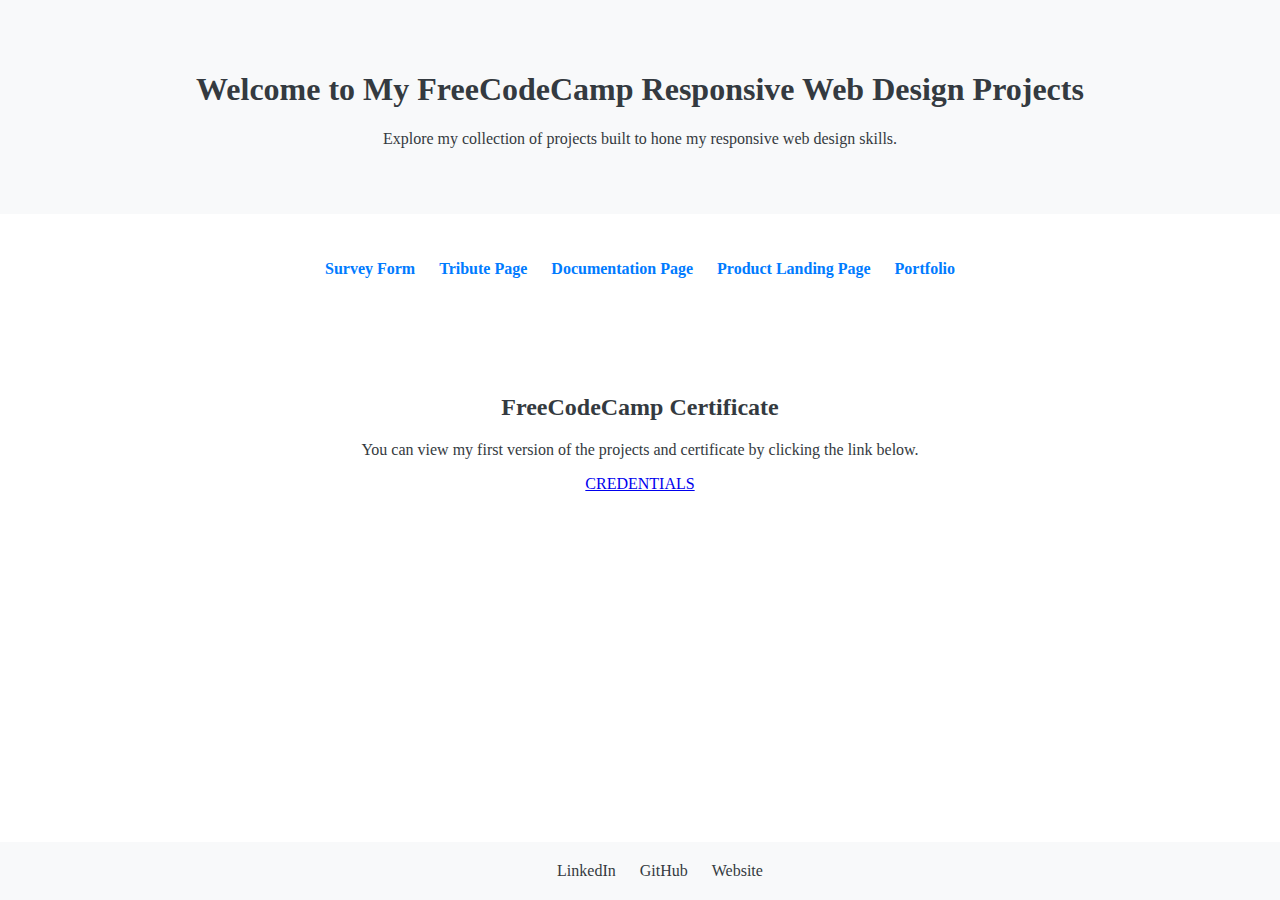
<file: index.html>
<!DOCTYPE html>
<html lang="en">

<head>
    <meta charset="UTF-8">
    <meta name="viewport" content="width=device-width, initial-scale=1.0">
    <title>FreeCodeCamp Responsive Web Design Projects</title>
    <link rel="stylesheet" href="css/styles.css">
</head>

<body>
    <header class="hero">
        <h1>Welcome to My FreeCodeCamp Responsive Web Design Projects</h1>
        <p>Explore my collection of projects built to hone my responsive web design skills.</p>
    </header>
    <nav class="projects">
        <ul>
            <li><a href="survey-form.html">Survey Form</a></li>
            <li><a href="tribute.html">Tribute Page</a></li>
            <li><a href="documentation.html">Documentation Page</a></li>
            <li><a href="product-landing.html">Product Landing Page</a></li>
            <li><a href="portfolio.html">Portfolio</a></li>
        </ul>
    </nav>
    <section class="certificate">
        <h2>FreeCodeCamp Certificate</h2>
        <p>You can view my first version of the projects and certificate by clicking the link below.</p>
        <a href="https://www.freecodecamp.org/certification/o_0gandhi/responsive-web-design" target="_blank">
            <!-- <img src="your_certificate_image_url" alt="FreeCodeCamp Certificate"> -->
            CREDENTIALS
            
        </a>
    </section>
    <footer>
        <div class="social-links">
            <a href="https://www.linkedin.com/in/mustafa-gandhi/" target="_blank">LinkedIn</a>
            <a href="https://github.com/mustafagandhi?tab=repositories" target="_blank">GitHub</a>
            <a href="https://www.mustafagandhi.com/" target="_blank">Website</a>
        </div>
    </footer>
</body>

</html>
</file>
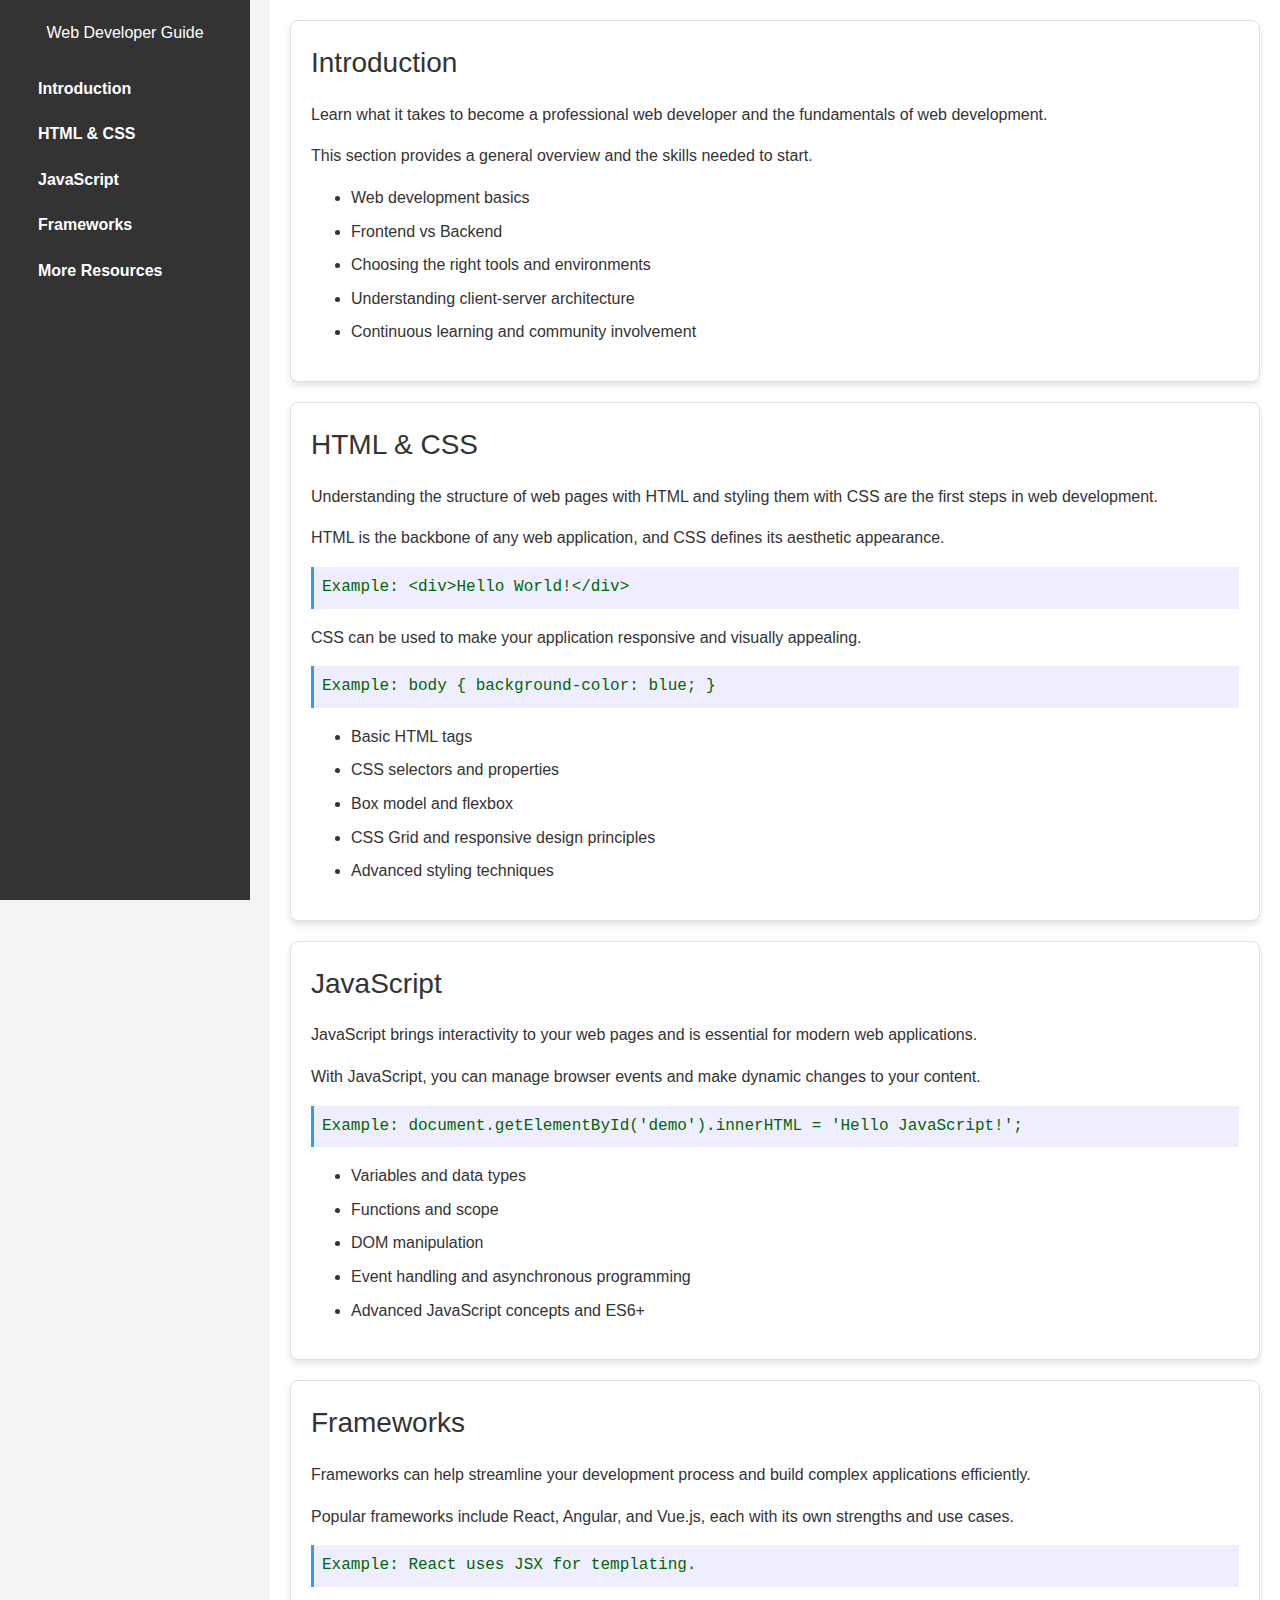
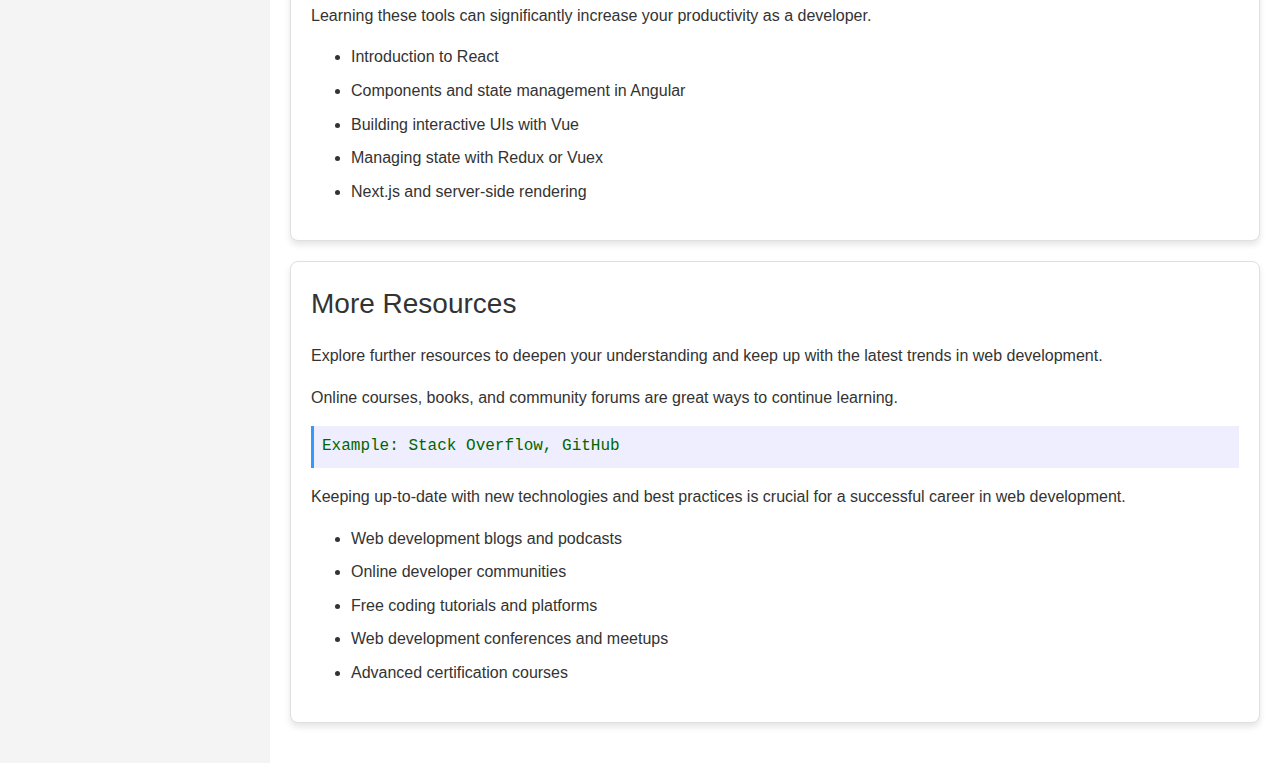
<file: documentation.html>
<!DOCTYPE html>
<html lang="en">

<head>
    <meta charset="utf-8">
    <meta name="viewport" content="width=device-width, initial-scale=1.0">
    <title>Become a Web Developer</title>
    <link rel="stylesheet" href="css/documentation.css">
</head>

<body>
    <nav id="navbar">
        <header>Web Developer Guide</header>
        <a class="nav-link" href="#Introduction">Introduction</a>
        <a class="nav-link" href="#HTML_&_CSS">HTML & CSS</a>
        <a class="nav-link" href="#JavaScript">JavaScript</a>
        <a class="nav-link" href="#Frameworks">Frameworks</a>
        <a class="nav-link" href="#More_Resources">More Resources</a>
    </nav>
    <main id="main-doc">
        <section class="main-section" id="Introduction">
            <header>Introduction</header>
            <p>Learn what it takes to become a professional web developer and the fundamentals of web development.</p>
            <p>This section provides a general overview and the skills needed to start.</p>
            <ul>
                <li>Web development basics</li>
                <li>Frontend vs Backend</li>
                <li>Choosing the right tools and environments</li>
                <li>Understanding client-server architecture</li>
                <li>Continuous learning and community involvement</li>
            </ul>
        </section>
        <section class="main-section" id="HTML_&_CSS">
            <header>HTML & CSS</header>
            <p>Understanding the structure of web pages with HTML and styling them with CSS are the first steps in web
                development.</p>
            <p>HTML is the backbone of any web application, and CSS defines its aesthetic appearance.</p>
            <code>Example: &lt;div&gt;Hello World!&lt;/div&gt;</code>
            <p>CSS can be used to make your application responsive and visually appealing.</p>
            <code>Example: body { background-color: blue; }</code>
            <ul>
                <li>Basic HTML tags</li>
                <li>CSS selectors and properties</li>
                <li>Box model and flexbox</li>
                <li>CSS Grid and responsive design principles</li>
                <li>Advanced styling techniques</li>
            </ul>
        </section>
        <section class="main-section" id="JavaScript">
            <header>JavaScript</header>
            <p>JavaScript brings interactivity to your web pages and is essential for modern web applications.</p>
            <p>With JavaScript, you can manage browser events and make dynamic changes to your content.</p>
            <code>Example: document.getElementById('demo').innerHTML = 'Hello JavaScript!';</code>
            <ul>
                <li>Variables and data types</li>
                <li>Functions and scope</li>
                <li>DOM manipulation</li>
                <li>Event handling and asynchronous programming</li>
                <li>Advanced JavaScript concepts and ES6+</li>
            </ul>
        </section>
        <section class="main-section" id="Frameworks">
            <header>Frameworks</header>
            <p>Frameworks can help streamline your development process and build complex applications efficiently.</p>
            <p>Popular frameworks include React, Angular, and Vue.js, each with its own strengths and use cases.</p>
            <code>Example: React uses JSX for templating.</code>
            <p>Learning these tools can significantly increase your productivity as a developer.</p>
            <ul>
                <li>Introduction to React</li>
                <li>Components and state management in Angular</li>
                <li>Building interactive UIs with Vue</li>
                <li>Managing state with Redux or Vuex</li>
                <li>Next.js and server-side rendering</li>
            </ul>
        </section>
        <section class="main-section" id="More_Resources">
            <header>More Resources</header>
            <p>Explore further resources to deepen your understanding and keep up with the latest trends in web
                development.</p>
            <p>Online courses, books, and community forums are great ways to continue learning.</p>
            <code>Example: Stack Overflow, GitHub</code>
            <p>Keeping up-to-date with new technologies and best practices is crucial for a successful career in web
                development.</p>
            <ul>
                <li>Web development blogs and podcasts</li>
                <li>Online developer communities</li>
                <li>Free coding tutorials and platforms</li>
                <li>Web development conferences and meetups</li>
                <li>Advanced certification courses</li>
            </ul>
        </section>
    </main>
</body>

</html>
</file>
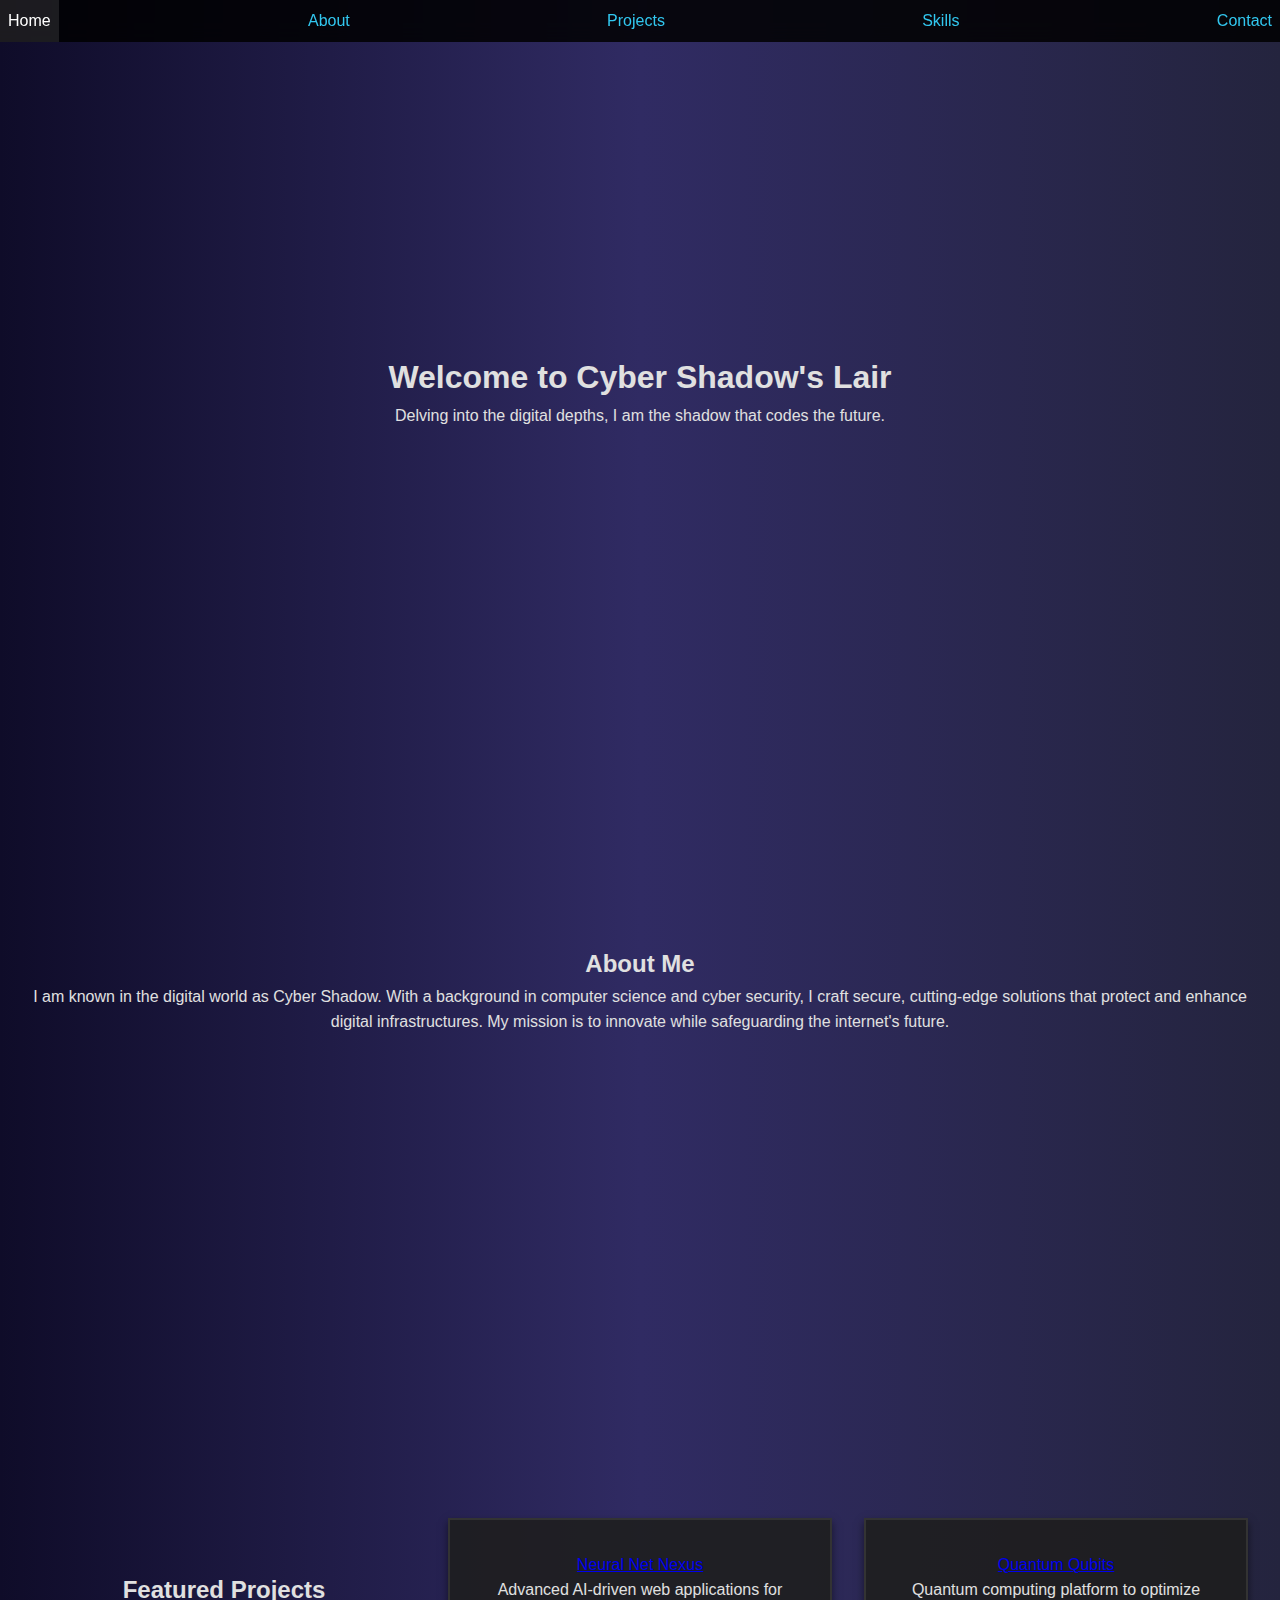
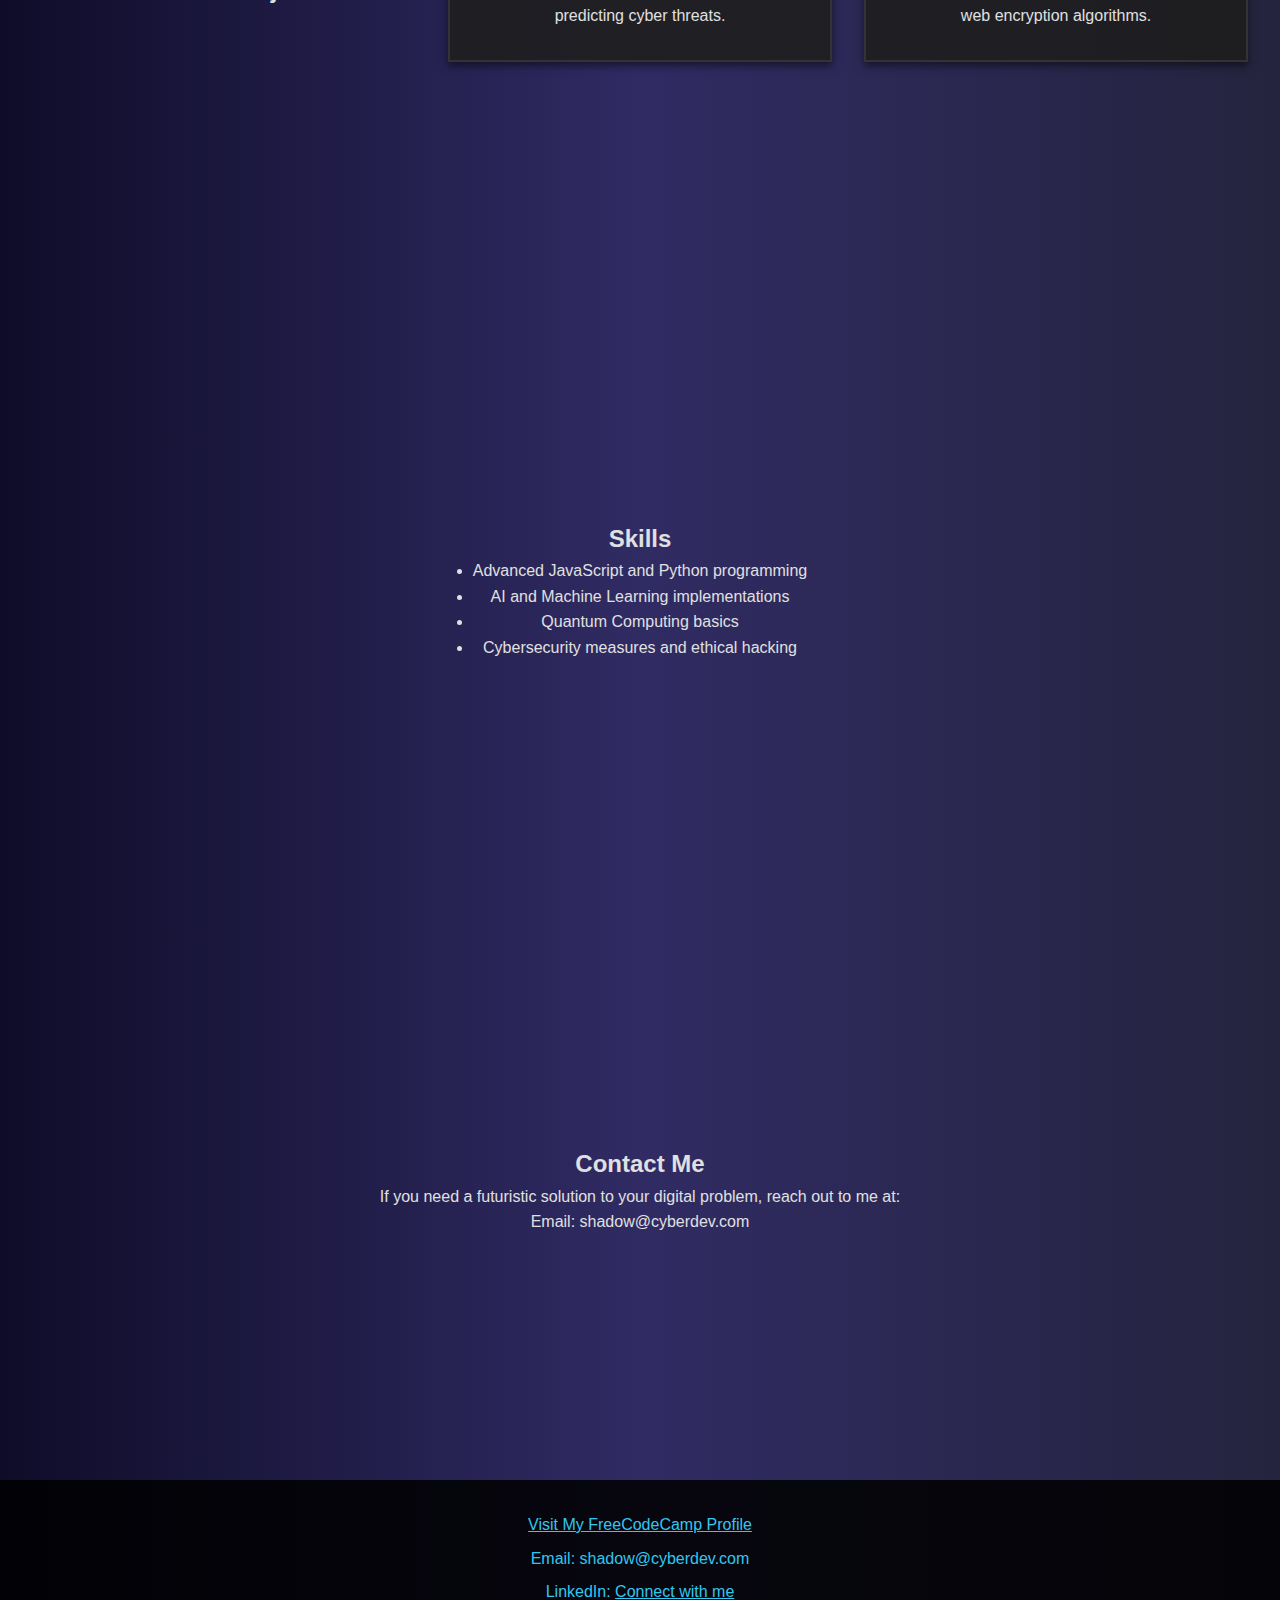
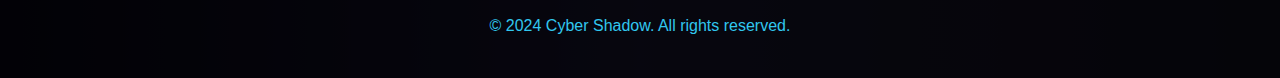
<file: portfolio.html>
<!DOCTYPE html>
<html lang="en">
<head>
    <meta charset="UTF-8">
    <meta name="viewport" content="width=device-width, initial-scale=1.0">
    <meta name="description" content="Portfolio of Cyber Shadow, a Sci-Fi Vigilante Web Developer specializing in futuristic web solutions.">
    <meta name="keywords" content="Cyber Shadow, web developer, sci-fi, coding, programming, developer portfolio">
    <link rel="stylesheet" href="css/portfolio.css">
    <title>Cyber Shadow - Portfolio</title>
</head>
<body>
    <header>
        <nav id="navbar">
            <a href="#welcome-section">Home</a>
            <a href="#about">About</a>
            <a href="#projects">Projects</a>
            <a href="#skills">Skills</a>
            <a href="#contact">Contact</a>
        </nav>
    </header>

    <section id="welcome-section">
        <h1>Welcome to Cyber Shadow's Lair</h1>
        <p>Delving into the digital depths, I am the shadow that codes the future.</p>
    </section>

    <section id="about">
        <h2>About Me</h2>
        <p>I am known in the digital world as Cyber Shadow. With a background in computer science and cyber security, I craft secure, cutting-edge solutions that protect and enhance digital infrastructures. My mission is to innovate while safeguarding the internet's future.</p>
    </section>

    <section id="projects">
        <h2>Featured Projects</h2>
        <div class="project-tile">
            <a href="https://www.freecodecamp.org/cyber-shadow/project1" target="_blank">Neural Net Nexus</a>
            <p>Advanced AI-driven web applications for predicting cyber threats.</p>
        </div>
        <div class="project-tile">
            <a href="https://www.freecodecamp.org/cyber-shadow/project2" target="_blank">Quantum Qubits</a>
            <p>Quantum computing platform to optimize web encryption algorithms.</p>
        </div>
    </section>

    <section id="skills">
        <h2>Skills</h2>
        <ul>
            <li>Advanced JavaScript and Python programming</li>
            <li>AI and Machine Learning implementations</li>
            <li>Quantum Computing basics</li>
            <li>Cybersecurity measures and ethical hacking</li>
        </ul>
    </section>

    <section id="contact">
        <h2>Contact Me</h2>
        <p>If you need a futuristic solution to your digital problem, reach out to me at:</p>
        <p>Email: shadow@cyberdev.com</p>
    </section>

    <footer>
        <a id="profile-link" href="https://www.freecodecamp.org/cyber-shadow" target="_blank">Visit My FreeCodeCamp Profile</a>
        <p>Email: shadow@cyberdev.com</p>
        <p>LinkedIn: <a href="https://linkedin.com/in/cybershadow">Connect with me</a></p>
        <p>&copy; 2024 Cyber Shadow. All rights reserved.</p>
    </footer>
</body>
</html>
</file>
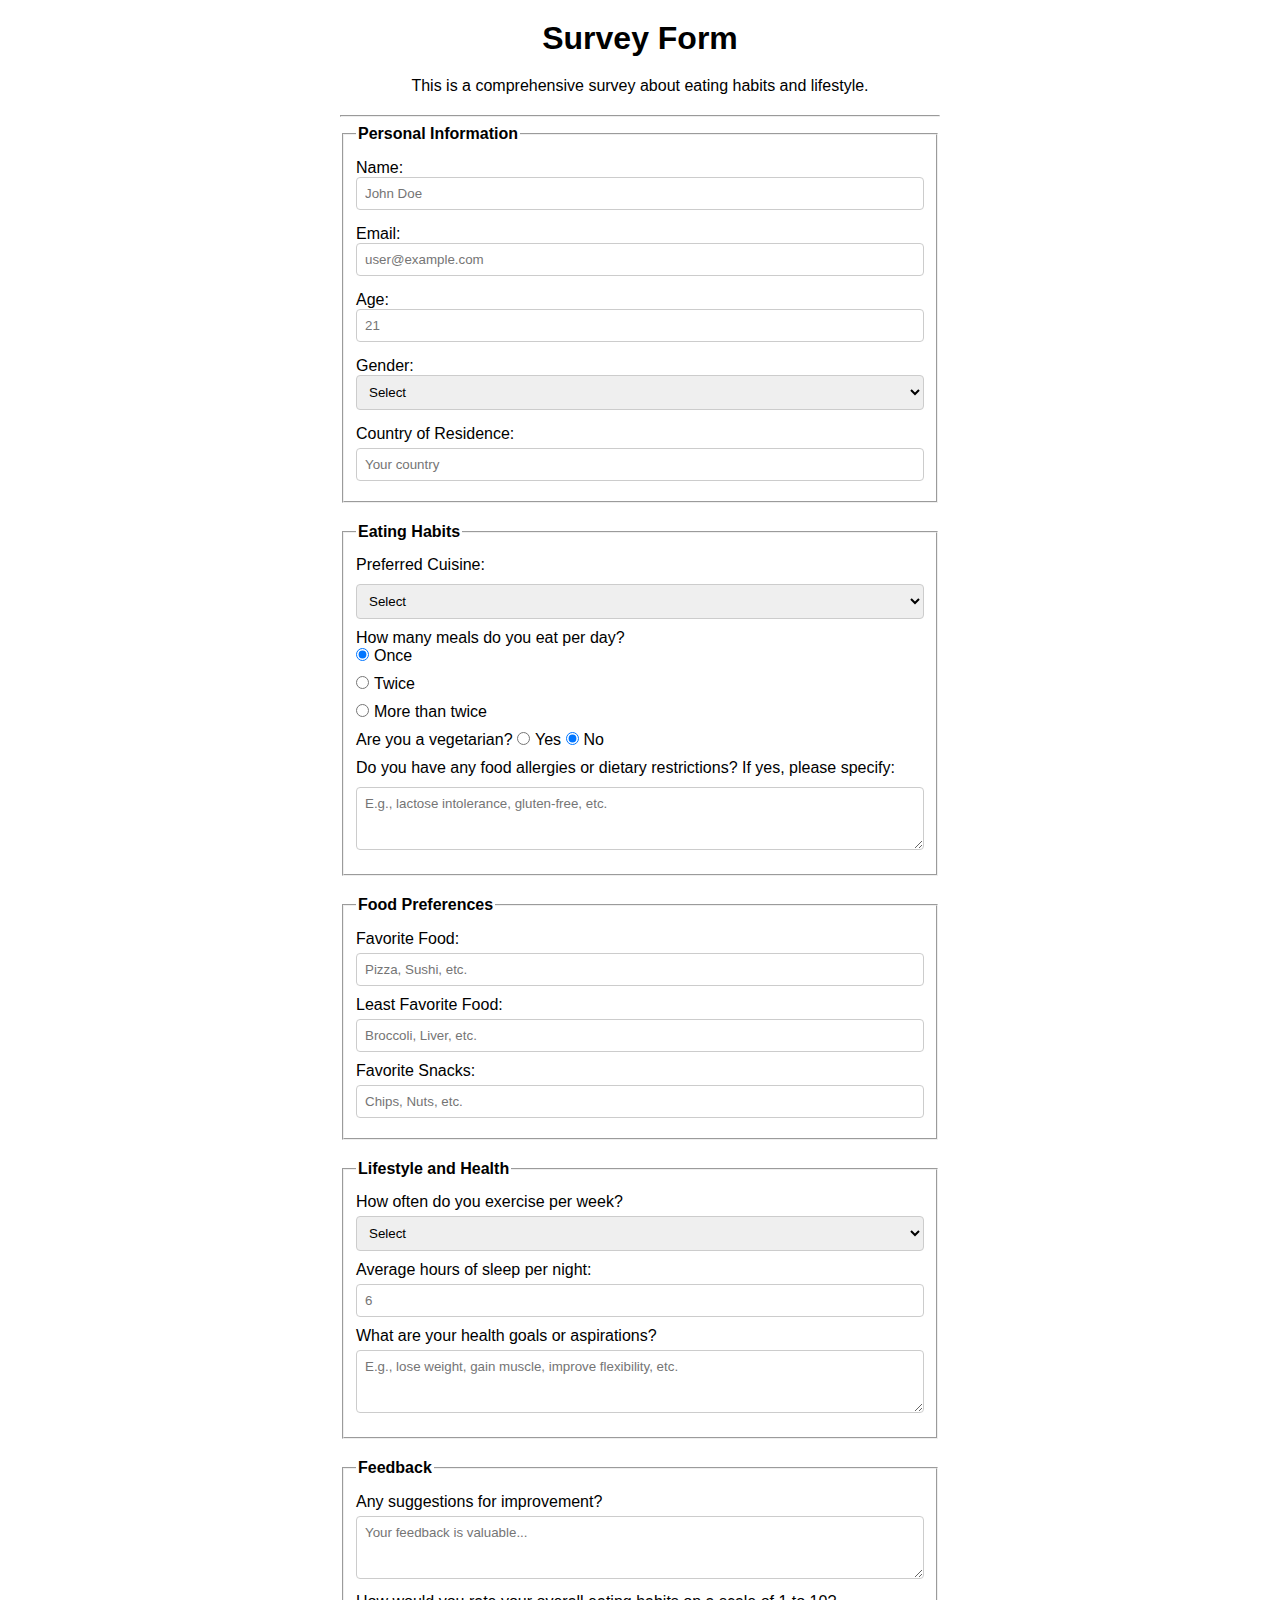
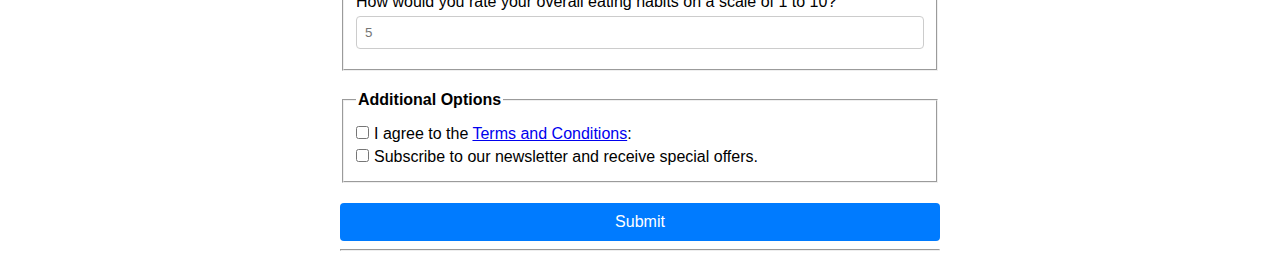
<file: survey-form.html>
<!DOCTYPE html>
<html lang="en">

<head>
    <meta charset="utf-8">
    <meta name="viewport" content="width=device-width, initial-scale=1.0">
    <title>Survey Form</title>
    <link rel="stylesheet" href="css/survey-form.css">
</head>

<body>
    <!-- Title -->
    <h1 id="title">Survey Form</h1>
    <!-- Description -->
    <p id="description">This is a comprehensive survey about eating habits and lifestyle.</p>
    <hr>
    <!-- Main Survey Form -->
    <form id="survey-form">
        <!-- Section 1: Personal Information -->
        <fieldset>
            <legend>Personal Information</legend>
            <label for="name" id="name-label">Name: <input id="name" type="text" name="name" placeholder="John Doe"
                    required></label>
            <label for="email" id="email-label">Email: <input id="email" type="email" name="email"
                    placeholder="user@example.com" required></label>
            <label for="number" id="number-label">Age: <input id="number" type="number" name="number" min="13" max="120"
                    placeholder="21" required></label>
            <label for="gender">Gender:
                <select name="gender" id="gender" required>
                    <option value="">Select</option>
                    <option value="male">Male</option>
                    <option value="female">Female</option>
                    <option value="other">Other</option>
                </select>
            </label>
            <label for="country">Country of Residence:</label>
            <input type="text" id="country" name="country" placeholder="Your country" required>
        </fieldset>
        <!-- END -->
        <!-- Section 2: Eating Habits -->
        <fieldset>
            <legend>Eating Habits</legend>
            <label for="dropdown">Preferred Cuisine:</label>
            <select name="dropdown" id="dropdown" required>
                <option value="">Select</option>
                <option value="1">Indian</option>
                <option value="2">American</option>
                <option value="3">French</option>
                <option value="4">Chinese</option>
                <option value="5">Italian</option>
                <option value="6">Mexican</option>
                <option value="7">Japanese</option>
                <option value="8">Other</option>
            </select>
            <label>How many meals do you eat per day?
                <label for="once"><input id="once" value="once" type="radio" name="meals" checked>Once</label>
                <label for="twice"><input id="twice" value="twice" type="radio" name="meals">Twice</label>
                <label for="more"><input id="more" value="more" type="radio" name="meals">More than twice</label>
            </label>
            <label for="vegetarian">Are you a vegetarian?
                <input type="radio" id="vegetarian" name="vegetarian" value="vegetarian">Yes
                <input type="radio" id="not-vegetarian" name="vegetarian" value="not-vegetarian" checked>No
            </label>
            <label for="food-allergies">Do you have any food allergies or dietary restrictions? If yes, please
                specify:</label>
            <textarea id="food-allergies" name="food-allergies" rows="3" cols="24"
                placeholder="E.g., lactose intolerance, gluten-free, etc."></textarea>
        </fieldset>
        <!-- END -->
        <!-- Section 3: Food Preferences -->
        <fieldset>
            <legend>Food Preferences</legend>
            <label for="fav-food">Favorite Food:</label>
            <input type="text" id="fav-food" name="fav-food" placeholder="Pizza, Sushi, etc.">
            <label for="least-fav-food">Least Favorite Food:</label>
            <input type="text" id="least-fav-food" name="least-fav-food" placeholder="Broccoli, Liver, etc.">
            <label for="snacks">Favorite Snacks:</label>
            <input type="text" id="snacks" name="snacks" placeholder="Chips, Nuts, etc.">
        </fieldset>
        <!-- END -->
        <!-- Section 4: Lifestyle and Health -->
        <fieldset>
            <legend>Lifestyle and Health</legend>
            <label for="exercise-frequency">How often do you exercise per week?</label>
            <select name="exercise-frequency" id="exercise-frequency" required>
                <option value="">Select</option>
                <option value="rarely">Rarely or Never</option>
                <option value="1-2">1-2 times per week</option>
                <option value="3-5">3-5 times per week</option>
                <option value="daily">Daily</option>
            </select>
            <label for="sleep-hours">Average hours of sleep per night:</label>
            <input type="number" id="sleep-hours" name="sleep-hours" min="1" max="24" placeholder="6">
            <label for="health-goals">What are your health goals or aspirations?</label>
            <textarea id="health-goals" name="health-goals" rows="3" cols="24"
                placeholder="E.g., lose weight, gain muscle, improve flexibility, etc."></textarea>
        </fieldset>
        <!-- END -->
        <!-- Section 5: Feedback -->
        <fieldset>
            <legend>Feedback</legend>
            <label for="suggestions">Any suggestions for improvement?</label>
            <textarea id="suggestions" name="suggestions" rows="3" cols="24"
                placeholder="Your feedback is valuable..."></textarea>
            <label for="rating">How would you rate your overall eating habits on a scale of 1 to 10?</label>
            <input type="number" id="rating" name="rating" min="1" max="10" placeholder="5">
        </fieldset>
        <!-- END -->
        <!-- Section 6: Additional Options -->
        <fieldset>
            <legend>Additional Options</legend>
            <label for="terms"><input type="checkbox" id="terms" name="terms" value="terms">I agree to the <a
                    href="#">Terms and Conditions</a>:</label>
            <label for="newsletter"><input type="checkbox" id="newsletter" name="newsletter"
                    value="newsletter">Subscribe to our newsletter and receive special offers.</label>
        </fieldset>
        <!-- END -->
        <!-- Submit -->
        <input id="submit" type="submit" value="Submit">
    </form>
    <!-- END -->
    <hr>
</body>

</html>
</file>
<file: css/styles.css>
body, html {
    margin: 0;
    padding: 0;
    height: 100%;
}

.hero {
    text-align: center;
    padding: 50px;
    background-color: #f8f9fa;
    color: #343a40;
}

.projects {
    text-align: center;
    padding: 20px;
}

.projects ul {
    list-style: none;
    padding: 0;
}

.projects li {
    display: inline-block;
    margin: 10px;
}

.projects a {
    text-decoration: none;
    color: #007bff;
    font-weight: bold;
}

footer {
    position: fixed;
    bottom: 0;
    width: 100%;
    background-color: #f8f9fa;
    padding: 20px;
    text-align: center;
}

.social-links a {
    color: #343a40;
    margin: 0 10px;
    text-decoration: none;
}

.social-links a:hover {
    color: #007bff;
}

.certificate {
    text-align: center;
    padding: 50px;
}

.certificate h2 {
    color: #343a40;
}

.certificate p {
    color: #343a40;
}

.certificate img {
    max-width: 100%;
    height: auto;
}
</file>
<file: css/documentation.css>
/* General body styling */
body {
    font-family: 'Arial', sans-serif;
    line-height: 1.6;
    color: #333;
    background-color: #f4f4f4;
    padding: 0;
    margin: 0;
}

/* Navbar styles */
#navbar {
    position: fixed;
    left: 0;
    top: 0;
    width: 250px;
    height: 100%;
    overflow: auto;
    background-color: #333;
    padding: 20px;
    box-sizing: border-box; 
}

#navbar header {
    color: white;
    text-align: center;
    margin-bottom: 20px;
}

.nav-link {
    display: block;
    color: white;
    padding: 10px 15px;
    text-decoration: none;
    font-weight: bold;
    border-left: 3px solid transparent; 
}

.nav-link:hover,
.nav-link:focus {
    background-color: #555;
    border-left: 3px solid #00b4d8;
}

/* Main content styles */
#main-doc {
    margin-left: 270px; 
    padding: 20px;
    background-color: #ffffff;
    min-height: 100vh; 
    box-sizing: border-box;
}

.main-section {
    background: #fff;
    padding: 20px;
    margin: 0 0 20px 0;
    border: 1px solid #e0e0e0;
    border-radius: 8px;
    box-shadow: 0 4px 6px rgba(0,0,0,0.1);
}

.main-section header {
    font-size: 28px;
    color: #333;
    margin-bottom: 10px;
}

/* Styling for lists within sections */
ol, ul {
    margin-left: 20px;
    padding-left: 20px;
}

li {
    margin-bottom: 8px;
}

/* Code element styling */
code {
    display: block;
    padding: 8px;
    margin-top: 5px;
    background-color: #eef;
    border-left: 3px solid #3399ff;
    font-family: 'Courier New', monospace;
    color: #006600;
    overflow-x: auto; /* Makes code scrollable horizontally */
}

/* Media queries for responsiveness */
@media (max-width: 992px) {
    #navbar {
        width: 100%;
        height: auto;
        position: relative;
        display: block;
    }
    #main-doc {
        margin-left: 10px;
        margin-right: 10px;
    }
}

@media (max-width: 600px) {
    .nav-link {
        padding: 8px;
    }
}
</file>
<file: css/portfolio.css>
* {
    margin: 0;
    padding: 0;
    box-sizing: border-box;
}

body {
    font-family: 'Arial', sans-serif;
    background: linear-gradient(to right, #0f0c29, #302b63, #24243e);
    color: #E0E0E0;
    line-height: 1.6;
    padding-top: 60px;
}

header {
    background: rgba(0, 0, 0, 0.85);
    backdrop-filter: blur(8px);
    /* padding: 1rem 2rem; */
    position: fixed;
    width: 100%;
    top: 0;
    left: 0;
    z-index: 1000;
}

#navbar {
    display: flex;
    justify-content: space-between;
    list-style: none;
    width: 100%;
}

#navbar a {
    color: #31C7EF;
    text-decoration: none;
    padding: 0.5rem;
    transition: color 0.3s, background-color 0.3s;
}

#navbar a:hover, #navbar a:focus {
    color: #FFFFFF;
    background-color: rgba(255, 255, 255, 0.1);
}

section {
    padding: 4rem 2rem;
    margin-top: 60px;
    min-height: 60vh;
    display: flex;
    flex-direction: column;
    justify-content: center;
    align-items: center;
    text-align: center;
}

#projects {
    display: grid;
    grid-template-columns: repeat(auto-fit, minmax(300px, 1fr));
    gap: 2rem;
}

.project-tile {
    background: rgba(30, 30, 30, 0.9);
    padding: 2rem;
    border: 2px solid #333;
    transition: transform 0.3s ease-in-out, border-color 0.3s ease-in-out;
    box-shadow: 0 4px 8px rgba(0, 0, 0, 0.5);
}

.project-tile:hover {
    transform: scale(1.05);
    border-color: #31C7EF;
}

footer {
    background: rgba(0, 0, 0, 0.85);
    text-align: center;
    padding: 2rem;
    margin-top: 20px;
    color: #E0E0E0;
}

footer p, footer a {
    color: #31C7EF;
    margin: 0.5rem 0;
    transition: color 0.3s;
}

footer a:hover {
    color: #FFFFFF;
}

@media (max-width: 600px) {
    #navbar {
        flex-direction: column;
    }

    section {
        padding: 3rem 1rem;
    }
}
</file>
<file: css/survey-form.css>
body,
h1,
p,
form,
label,
input,
select,
textarea {
    margin: 0;
    padding: 0;
    font-family: Arial, sans-serif;
}

body {
    width: 100%;
    max-width: 600px;
    margin: auto;
    padding: 20px;
}

#title {
    text-align: center;
    margin-bottom: 20px;
}

#description {
    text-align: center;
    margin-bottom: 20px;
}

fieldset {
    margin-bottom: 20px;
}

legend {
    font-weight: bold;
    margin-bottom: 10px;
}

label {
    display: block;
    margin-bottom: 5px;
}

input[type="text"],
input[type="email"],
input[type="number"],
select,
textarea {
    width: 100%;
    padding: 8px;
    border: 1px solid #ccc;
    border-radius: 4px;
    box-sizing: border-box;
    margin-bottom: 10px;
}

input[type="radio"],
input[type="checkbox"] {
    margin-right: 5px;
}

label.checkbox-label {
    display: flex;
    align-items: center;
}

input[type="submit"] {
    width: 100%;
    padding: 10px;
    background-color: #007bff;
    color: #fff;
    border: none;
    border-radius: 4px;
    cursor: pointer;
    font-size: 16px;
}

input[type="submit"]:hover {
    background-color: #0056b3;
}

#terms a {
    color: #007bff;
    text-decoration: none;
}

#terms a:hover {
    text-decoration: underline;
}

#survey-form fieldset:nth-child(2) label {
    margin-bottom: 10px;
}
</file>
